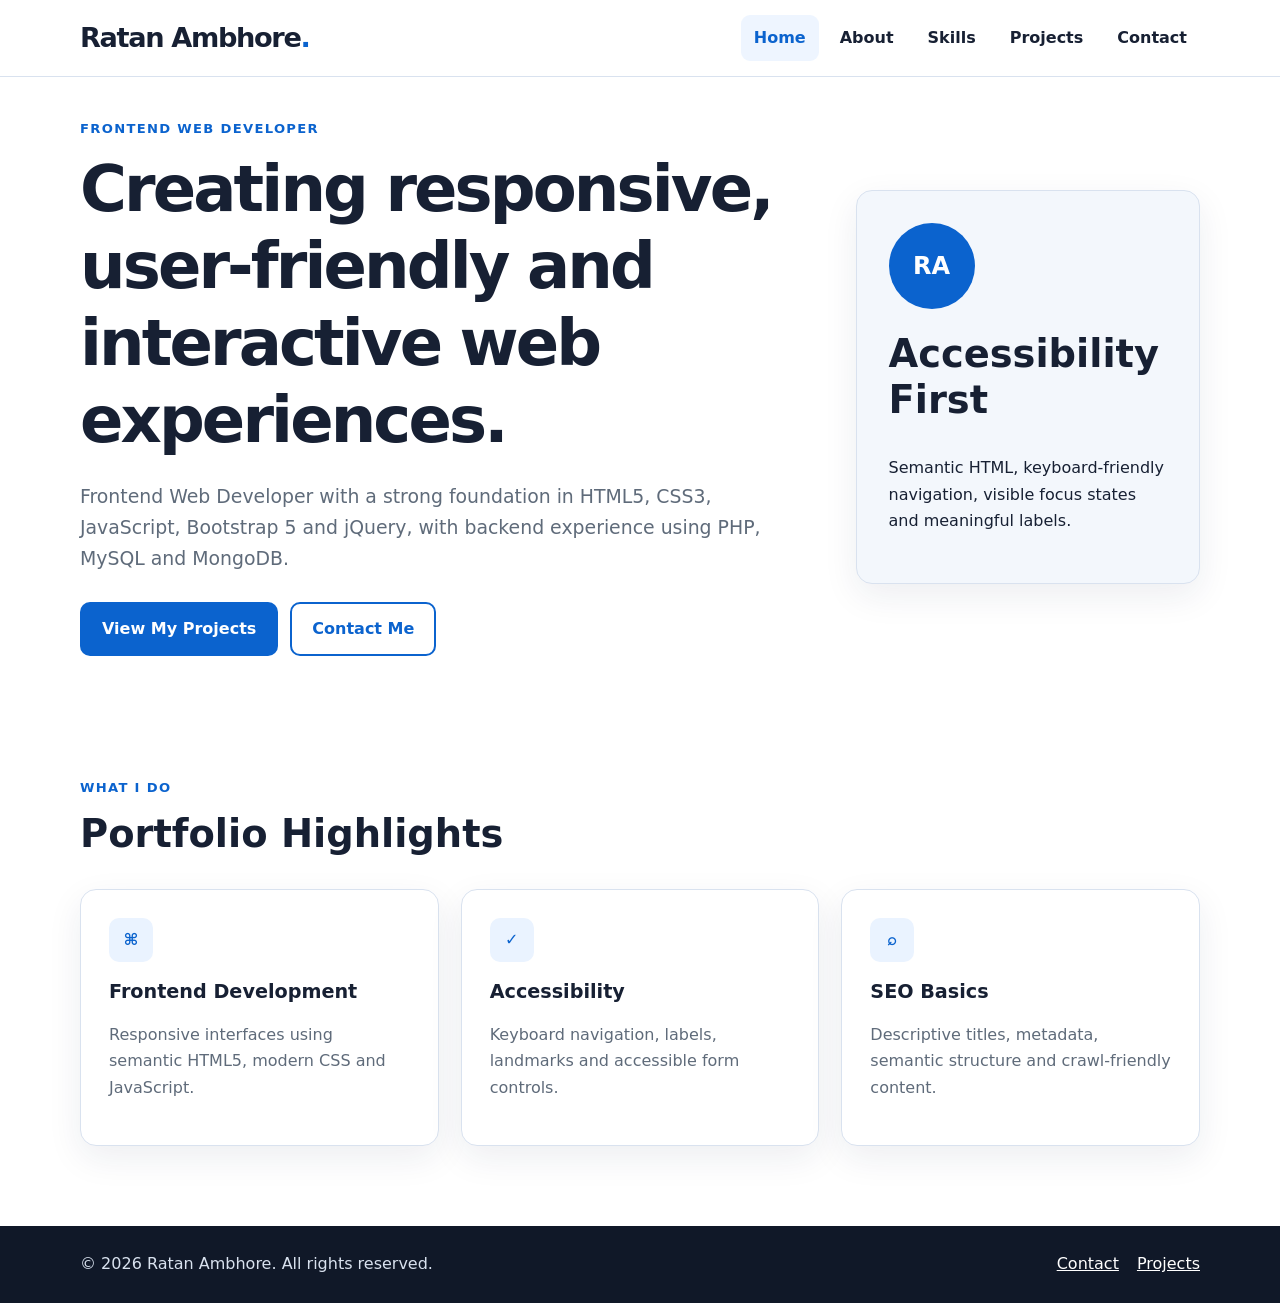
<file: index.html>
<!doctype html>
<html lang="en">
<head>
  <meta charset="utf-8">
  <meta name="viewport" content="width=device-width, initial-scale=1">
  <meta name="description" content="Personal portfolio of Ratan Ambhore, a fresher web developer focused on accessible and responsive web experiences.">
  <meta name="keywords" content="Ratan Ambhore, web developer, frontend developer, Java, HTML, CSS, JavaScript, MySQL">
  <meta name="author" content="Ratan Ambhore">
  <meta name="theme-color" content="#0b63ce">
  <meta property="og:title" content="Ratan Ambhore | Web Developer Portfolio">
  <meta property="og:description" content="Accessible and responsive personal portfolio website.">
  <meta property="og:type" content="website">
  <title>Ratan Ambhore | Home</title>
  <link rel="stylesheet" href="css/styles.css">
  <script src="js/script.js" defer></script>
</head>
<body>
  <a class="skip-link" href="#main-content">Skip to main content</a>

  <header class="site-header">
    <div class="container header-inner">
      <a class="logo" href="index.html" aria-label="Ratan Ambhore home">Ratan Ambhore<span>.</span></a>
      <button class="menu-toggle" type="button" aria-expanded="false" aria-controls="primary-navigation">
        <span class="sr-only">Toggle navigation</span>
        <span aria-hidden="true">☰</span>
      </button>
      <nav id="primary-navigation" class="site-nav" aria-label="Primary navigation">
        <ul>
          <li><a class="active" aria-current="page" href="index.html">Home</a></li>
          <li><a href="about.html">About</a></li>
          <li><a href="skills.html">Skills</a></li>
          <li><a href="projects.html">Projects</a></li>
          <li><a href="contact.html">Contact</a></li>
        </ul>
      </nav>
    </div>
  </header>

  <main id="main-content">
    <section class="hero container" aria-labelledby="hero-title">
      <div class="hero-content">
        <p class="eyebrow">FRONTEND WEB DEVELOPER</p>
        <h1 id="hero-title">Creating responsive, user-friendly and interactive web experiences.</h1>
        <p class="lead">Frontend Web Developer with a strong foundation in HTML5, CSS3, JavaScript, Bootstrap 5 and jQuery, with backend experience using PHP, MySQL and MongoDB.</p>
        <div class="button-row">
          <a class="button primary" href="projects.html">View My Projects</a>
          <a class="button secondary" href="contact.html">Contact Me</a>
        </div>
      </div>
      <aside class="hero-card" aria-label="Portfolio highlights">
        <div class="profile-mark" aria-hidden="true">RA</div>
        <h2>Accessibility First</h2>
        <p>Semantic HTML, keyboard-friendly navigation, visible focus states and meaningful labels.</p>
      </aside>
    </section>

    <section class="section container" aria-labelledby="highlights-title">
      <div class="section-heading">
        <p class="eyebrow">WHAT I DO</p>
        <h2 id="highlights-title">Portfolio Highlights</h2>
      </div>
      <div class="card-grid">
        <article class="card">
          <span class="icon" aria-hidden="true">⌘</span>
          <h3>Frontend Development</h3>
          <p>Responsive interfaces using semantic HTML5, modern CSS and JavaScript.</p>
        </article>
        <article class="card">
          <span class="icon" aria-hidden="true">✓</span>
          <h3>Accessibility</h3>
          <p>Keyboard navigation, labels, landmarks and accessible form controls.</p>
        </article>
        <article class="card">
          <span class="icon" aria-hidden="true">⌕</span>
          <h3>SEO Basics</h3>
          <p>Descriptive titles, metadata, semantic structure and crawl-friendly content.</p>
        </article>
      </div>
    </section>
  </main>

  <footer class="site-footer">
    <div class="container footer-inner">
      <p>&copy; <span data-year></span> Ratan Ambhore. All rights reserved.</p>
      <nav aria-label="Footer navigation">
        <a href="contact.html">Contact</a>
        <a href="projects.html">Projects</a>
      </nav>
    </div>
  </footer>
</body>
</html>
</file>
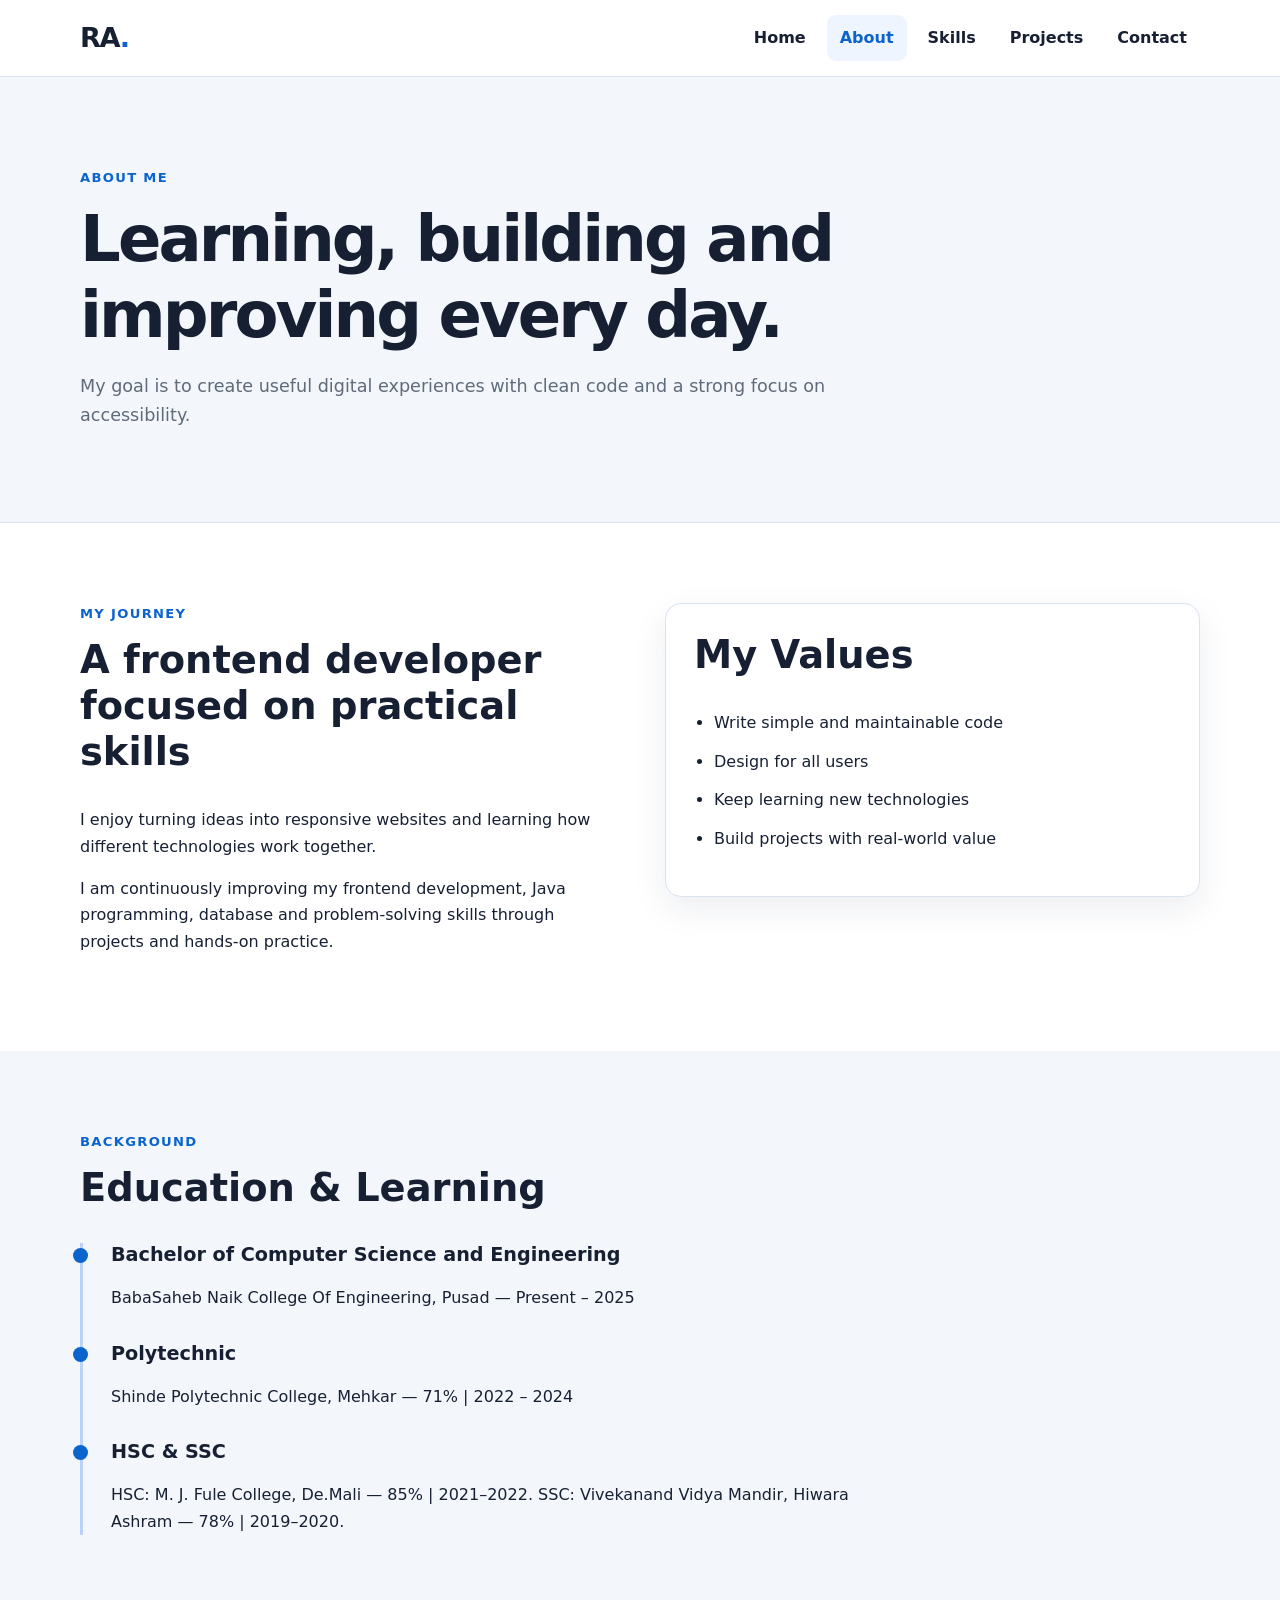
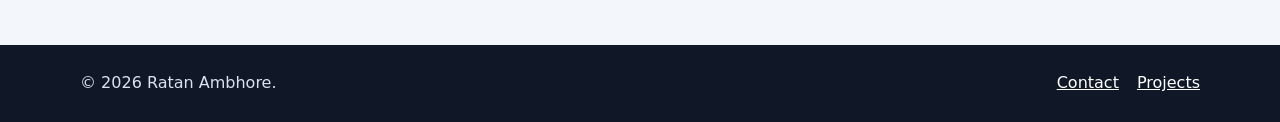
<file: about.html>
<!doctype html>
<html lang="en">
<head>
  <meta charset="utf-8">
  <meta name="viewport" content="width=device-width, initial-scale=1">
  <meta name="description" content="Learn more about Ratan Ambhore and his web development journey.">
  <meta name="author" content="Ratan Ambhore">
  <title>About | Ratan Ambhore</title>
  <link rel="stylesheet" href="css/styles.css">
  <script src="js/script.js" defer></script>
</head>
<body>
  <a class="skip-link" href="#main-content">Skip to main content</a>
  <header class="site-header">
    <div class="container header-inner">
      <a class="logo" href="index.html" aria-label="Ratan Ambhore home">RA<span>.</span></a>
      <button class="menu-toggle" type="button" aria-expanded="false" aria-controls="primary-navigation">
        <span class="sr-only">Toggle navigation</span><span aria-hidden="true">☰</span>
      </button>
      <nav id="primary-navigation" class="site-nav" aria-label="Primary navigation">
        <ul>
          <li><a href="index.html">Home</a></li>
          <li><a class="active" aria-current="page" href="about.html">About</a></li>
          <li><a href="skills.html">Skills</a></li>
          <li><a href="projects.html">Projects</a></li>
          <li><a href="contact.html">Contact</a></li>
        </ul>
      </nav>
    </div>
  </header>

  <main id="main-content">
    <section class="page-hero" aria-labelledby="page-title">
      <div class="container">
        <p class="eyebrow">ABOUT ME</p>
        <h1 id="page-title">Learning, building and improving every day.</h1>
        <p>My goal is to create useful digital experiences with clean code and a strong focus on accessibility.</p>
      </div>
    </section>

    <section class="section container two-column" aria-labelledby="journey-title">
      <article>
        <p class="eyebrow">MY JOURNEY</p>
        <h2 id="journey-title">A frontend developer focused on practical skills</h2>
        <p>I enjoy turning ideas into responsive websites and learning how different technologies work together.</p>
        <p>I am continuously improving my frontend development, Java programming, database and problem-solving skills through projects and hands-on practice.</p>
      </article>
      <aside class="card" aria-labelledby="values-title">
        <h2 id="values-title">My Values</h2>
        <ul class="check-list">
          <li>Write simple and maintainable code</li>
          <li>Design for all users</li>
          <li>Keep learning new technologies</li>
          <li>Build projects with real-world value</li>
        </ul>
      </aside>
    </section>

    <section class="section alt-bg" aria-labelledby="education-title">
      <div class="container">
        <div class="section-heading">
          <p class="eyebrow">BACKGROUND</p>
          <h2 id="education-title">Education &amp; Learning</h2>
        </div>
        <div class="timeline">
          <article class="timeline-item">
            <span class="timeline-dot" aria-hidden="true"></span>
            <h3>Bachelor of Computer Science and Engineering</h3><p>BabaSaheb Naik College Of Engineering, Pusad — Present – 2025</p>
          </article>
          <article class="timeline-item">
            <span class="timeline-dot" aria-hidden="true"></span>
            <h3>Polytechnic</h3><p>Shinde Polytechnic College, Mehkar — 71% | 2022 – 2024</p>
          </article>
          <article class="timeline-item">
            <span class="timeline-dot" aria-hidden="true"></span>
            <h3>HSC &amp; SSC</h3><p>HSC: M. J. Fule College, De.Mali — 85% | 2021–2022. SSC: Vivekanand Vidya Mandir, Hiwara Ashram — 78% | 2019–2020.</p>
          </article>
        </div>
      </div>
    </section>
  </main>

  <footer class="site-footer">
    <div class="container footer-inner">
      <p>&copy; <span data-year></span> Ratan Ambhore.</p>
      <nav aria-label="Footer navigation"><a href="contact.html">Contact</a><a href="projects.html">Projects</a></nav>
    </div>
  </footer>
</body>
</html>
</file>
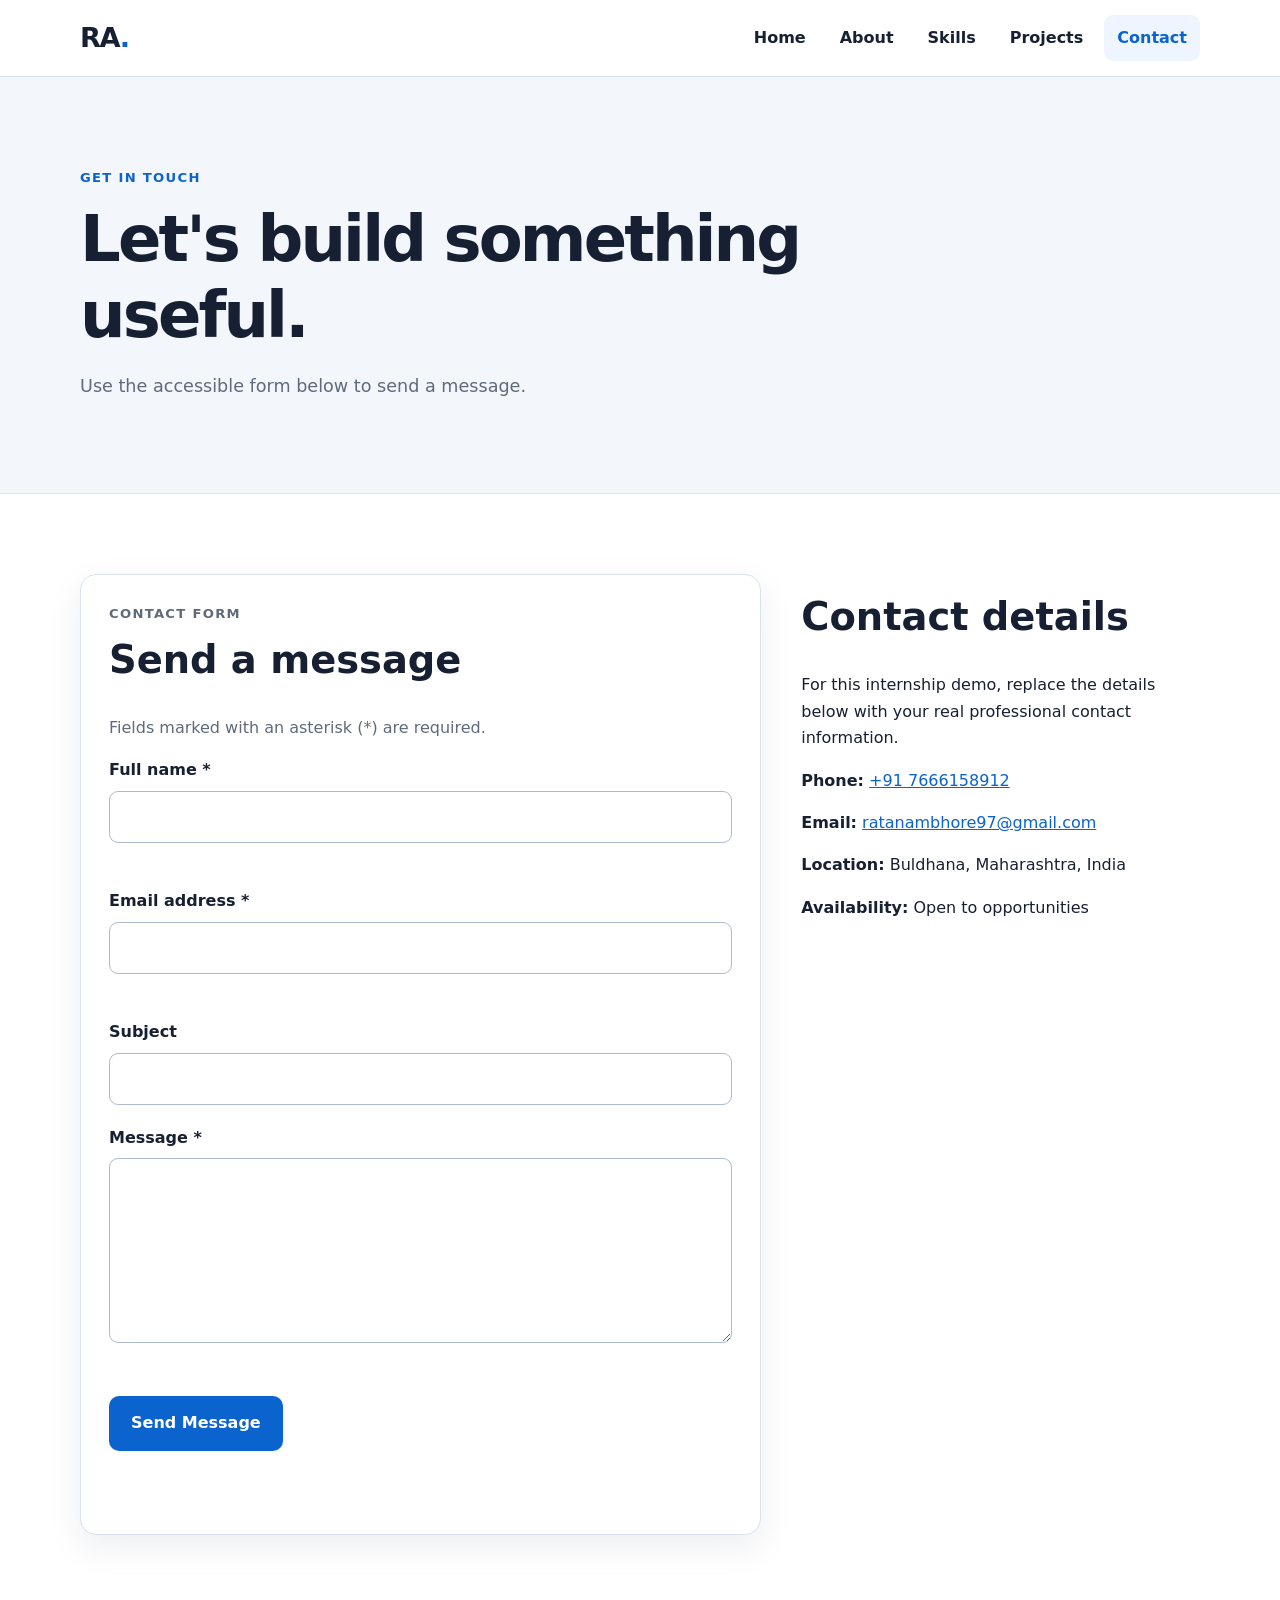
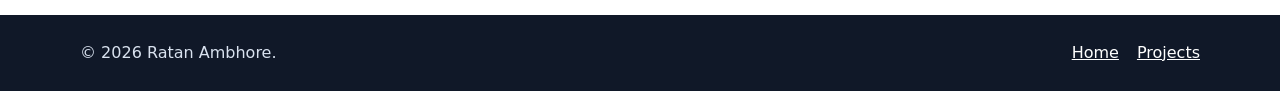
<file: contact.html>
<!doctype html>
<html lang="en">
<head>
  <meta charset="utf-8">
  <meta name="viewport" content="width=device-width, initial-scale=1">
  <meta name="description" content="Contact Ratan Ambhore for web development opportunities and collaboration.">
  <meta name="author" content="Ratan Ambhore">
  <title>Contact | Ratan Ambhore</title>
  <link rel="stylesheet" href="css/styles.css">
  <script src="js/script.js" defer></script>
</head>
<body>
  <a class="skip-link" href="#main-content">Skip to main content</a>
  <header class="site-header">
    <div class="container header-inner">
      <a class="logo" href="index.html" aria-label="Ratan Ambhore home">RA<span>.</span></a>
      <button class="menu-toggle" type="button" aria-expanded="false" aria-controls="primary-navigation"><span class="sr-only">Toggle navigation</span><span aria-hidden="true">☰</span></button>
      <nav id="primary-navigation" class="site-nav" aria-label="Primary navigation">
        <ul><li><a href="index.html">Home</a></li><li><a href="about.html">About</a></li><li><a href="skills.html">Skills</a></li><li><a href="projects.html">Projects</a></li><li><a class="active" aria-current="page" href="contact.html">Contact</a></li></ul>
      </nav>
    </div>
  </header>

  <main id="main-content">
    <section class="page-hero" aria-labelledby="page-title">
      <div class="container"><p class="eyebrow">GET IN TOUCH</p><h1 id="page-title">Let's build something useful.</h1><p>Use the accessible form below to send a message.</p></div>
    </section>

    <section class="section container contact-layout" aria-labelledby="form-title">
      <article class="card">
        <p class="eyebrow">CONTACT FORM</p>
        <h2 id="form-title">Send a message</h2>
        <p id="form-help">Fields marked with an asterisk (*) are required.</p>

        <form id="contact-form" novalidate aria-describedby="form-help">
          <div class="form-group">
            <label for="name">Full name <span aria-hidden="true">*</span></label>
            <input id="name" name="name" type="text" autocomplete="name" required aria-required="true" aria-describedby="name-error">
            <p class="error-message" id="name-error" role="alert"></p>
          </div>

          <div class="form-group">
            <label for="email">Email address <span aria-hidden="true">*</span></label>
            <input id="email" name="email" type="email" autocomplete="email" required aria-required="true" aria-describedby="email-error">
            <p class="error-message" id="email-error" role="alert"></p>
          </div>

          <div class="form-group">
            <label for="subject">Subject</label>
            <input id="subject" name="subject" type="text" autocomplete="off">
          </div>

          <div class="form-group">
            <label for="message">Message <span aria-hidden="true">*</span></label>
            <textarea id="message" name="message" rows="6" required aria-required="true" aria-describedby="message-error"></textarea>
            <p class="error-message" id="message-error" role="alert"></p>
          </div>

          <button class="button primary" type="submit">Send Message</button>
          <p id="form-status" class="form-status" role="status" aria-live="polite"></p>
        </form>
      </article>

      <aside class="contact-info" aria-labelledby="details-title">
        <h2 id="details-title">Contact details</h2>
        <p>For this internship demo, replace the details below with your real professional contact information.</p>
        <address>
          <p><strong>Phone:</strong> <a href="tel:+917666158912">+91 7666158912</a></p>
          <p><strong>Email:</strong> <a href="mailto:ratanambhore97@gmail.com">ratanambhore97@gmail.com</a></p>
          <p><strong>Location:</strong> Buldhana, Maharashtra, India</p>
          <p><strong>Availability:</strong> Open to opportunities</p>
        </address>
      </aside>
    </section>
  </main>

  <footer class="site-footer"><div class="container footer-inner"><p>&copy; <span data-year></span> Ratan Ambhore.</p><nav aria-label="Footer navigation"><a href="index.html">Home</a><a href="projects.html">Projects</a></nav></div></footer>
</body>
</html>
</file>
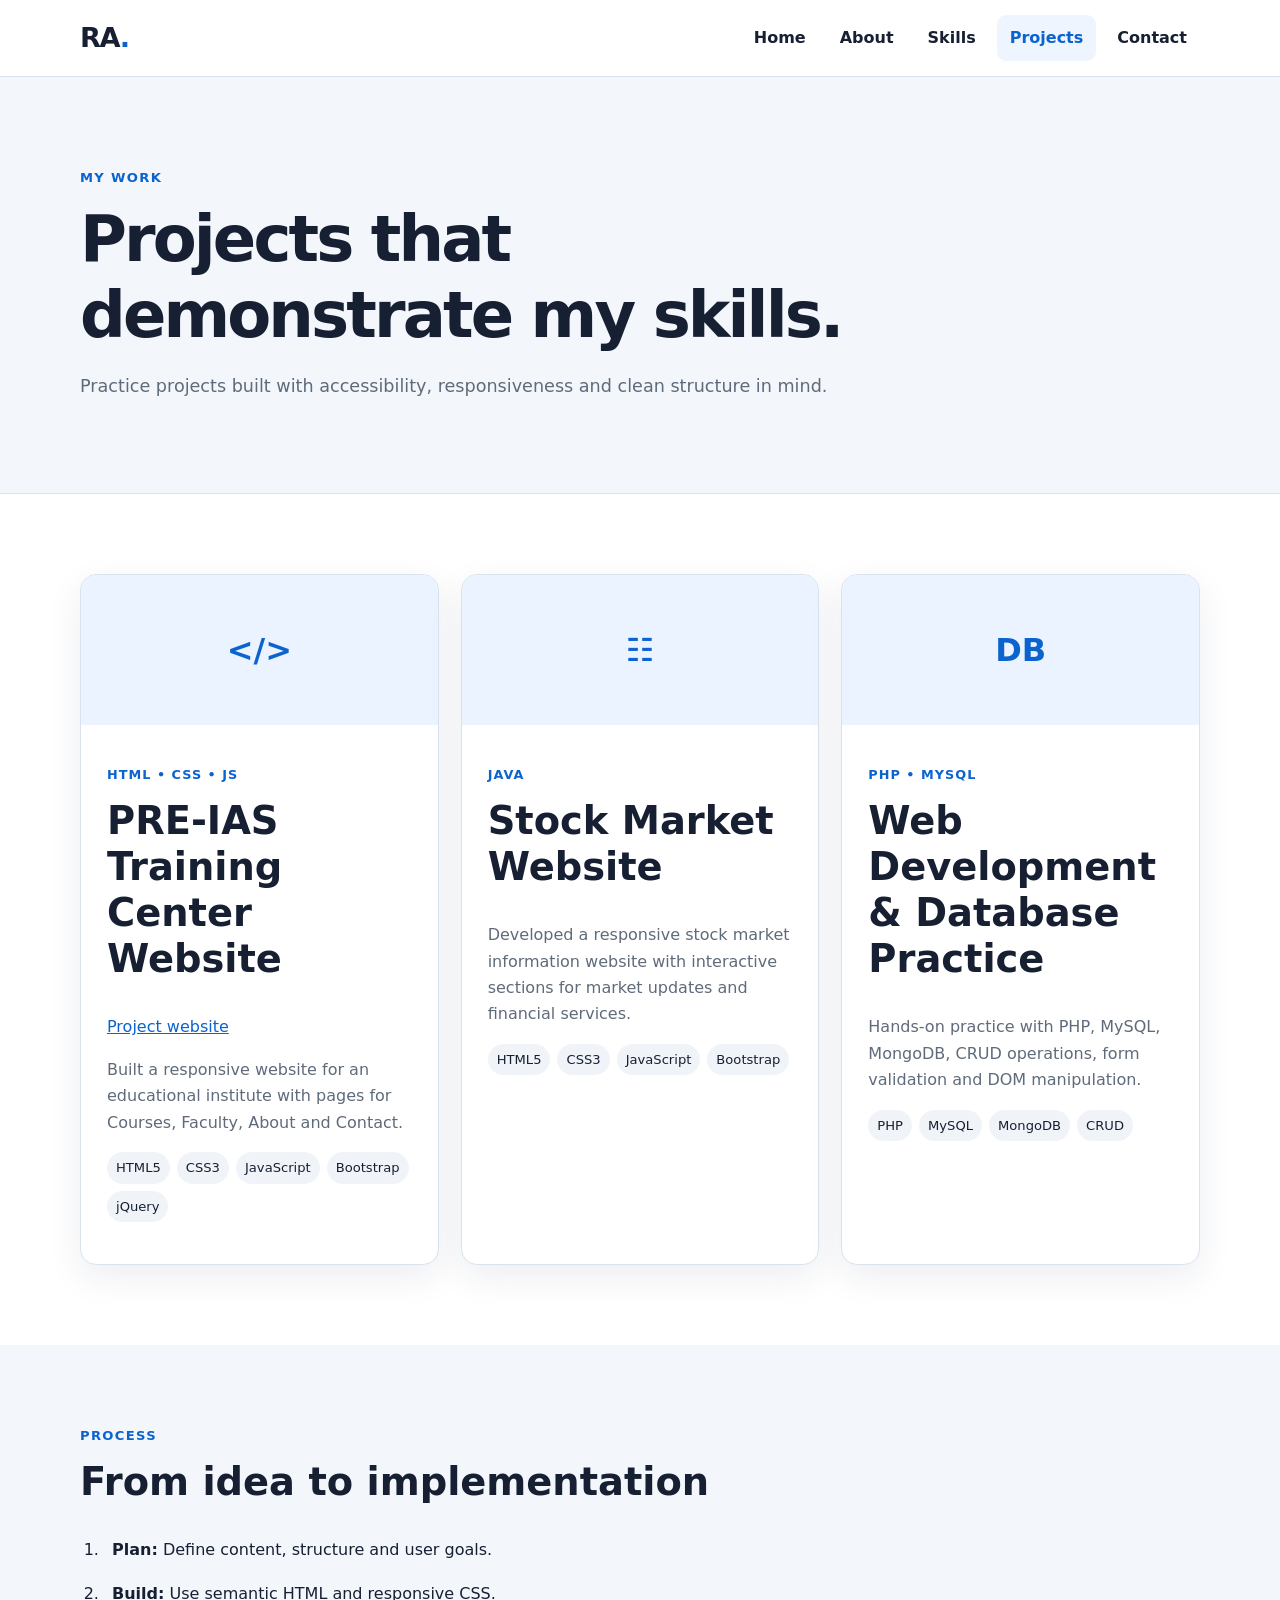
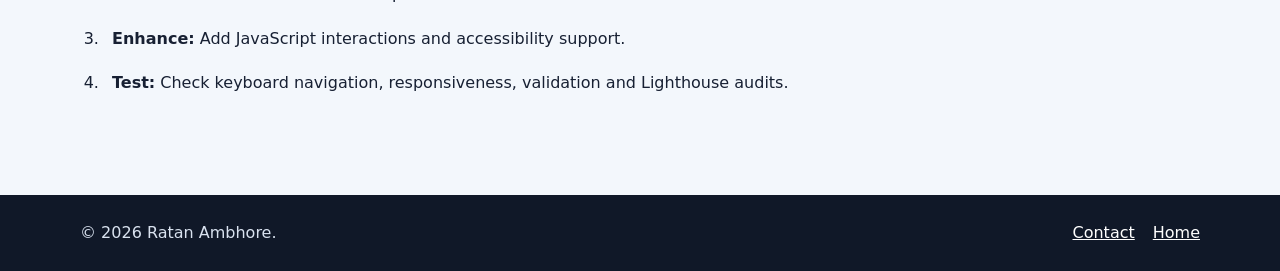
<file: projects.html>
<!doctype html>
<html lang="en">
<head>
  <meta charset="utf-8">
  <meta name="viewport" content="width=device-width, initial-scale=1">
  <meta name="description" content="Selected web development projects by Ratan Ambhore.">
  <meta name="author" content="Ratan Ambhore">
  <title>Projects | Ratan Ambhore</title>
  <link rel="stylesheet" href="css/styles.css">
  <script src="js/script.js" defer></script>
</head>
<body>
  <a class="skip-link" href="#main-content">Skip to main content</a>
  <header class="site-header">
    <div class="container header-inner">
      <a class="logo" href="index.html" aria-label="Ratan Ambhore home">RA<span>.</span></a>
      <button class="menu-toggle" type="button" aria-expanded="false" aria-controls="primary-navigation"><span class="sr-only">Toggle navigation</span><span aria-hidden="true">☰</span></button>
      <nav id="primary-navigation" class="site-nav" aria-label="Primary navigation">
        <ul><li><a href="index.html">Home</a></li><li><a href="about.html">About</a></li><li><a href="skills.html">Skills</a></li><li><a class="active" aria-current="page" href="projects.html">Projects</a></li><li><a href="contact.html">Contact</a></li></ul>
      </nav>
    </div>
  </header>

  <main id="main-content">
    <section class="page-hero" aria-labelledby="page-title">
      <div class="container"><p class="eyebrow">MY WORK</p><h1 id="page-title">Projects that demonstrate my skills.</h1><p>Practice projects built with accessibility, responsiveness and clean structure in mind.</p></div>
    </section>

    <section class="section container" aria-labelledby="projects-title">
      <div class="project-grid">
        <article class="project-card">
          <div class="project-icon" aria-hidden="true">&lt;/&gt;</div>
          <div class="project-content">
            <p class="tag">HTML • CSS • JS</p>
            <h2 id="projects-title">PRE-IAS Training Center Website</h2><p><a href="https://www.gpiasamt.org" target="_blank" rel="noopener noreferrer">Project website</a></p>
            <p>Built a responsive website for an educational institute with pages for Courses, Faculty, About and Contact.</p>
            <ul class="tag-list" aria-label="Technologies used"><li>HTML5</li><li>CSS3</li><li>JavaScript</li><li>Bootstrap</li><li>jQuery</li></ul>
          </div>
        </article>
        <article class="project-card">
          <div class="project-icon" aria-hidden="true">☷</div>
          <div class="project-content">
            <p class="tag">JAVA</p>
            <h2>Stock Market Website</h2>
            <p>Developed a responsive stock market information website with interactive sections for market updates and financial services.</p>
            <ul class="tag-list" aria-label="Technologies used"><li>HTML5</li><li>CSS3</li><li>JavaScript</li><li>Bootstrap</li></ul>
          </div>
        </article>
        <article class="project-card">
          <div class="project-icon" aria-hidden="true">DB</div>
          <div class="project-content">
            <p class="tag">PHP • MYSQL</p>
            <h2>Web Development &amp; Database Practice</h2>
            <p>Hands-on practice with PHP, MySQL, MongoDB, CRUD operations, form validation and DOM manipulation.</p>
            <ul class="tag-list" aria-label="Technologies used"><li>PHP</li><li>MySQL</li><li>MongoDB</li><li>CRUD</li></ul>
          </div>
        </article>
      </div>
    </section>

    <section class="section alt-bg" aria-labelledby="process-title">
      <div class="container">
        <div class="section-heading"><p class="eyebrow">PROCESS</p><h2 id="process-title">From idea to implementation</h2></div>
        <ol class="process-list">
          <li><strong>Plan:</strong> Define content, structure and user goals.</li>
          <li><strong>Build:</strong> Use semantic HTML and responsive CSS.</li>
          <li><strong>Enhance:</strong> Add JavaScript interactions and accessibility support.</li>
          <li><strong>Test:</strong> Check keyboard navigation, responsiveness, validation and Lighthouse audits.</li>
        </ol>
      </div>
    </section>
  </main>

  <footer class="site-footer"><div class="container footer-inner"><p>&copy; <span data-year></span> Ratan Ambhore.</p><nav aria-label="Footer navigation"><a href="contact.html">Contact</a><a href="index.html">Home</a></nav></div></footer>
</body>
</html>
</file>
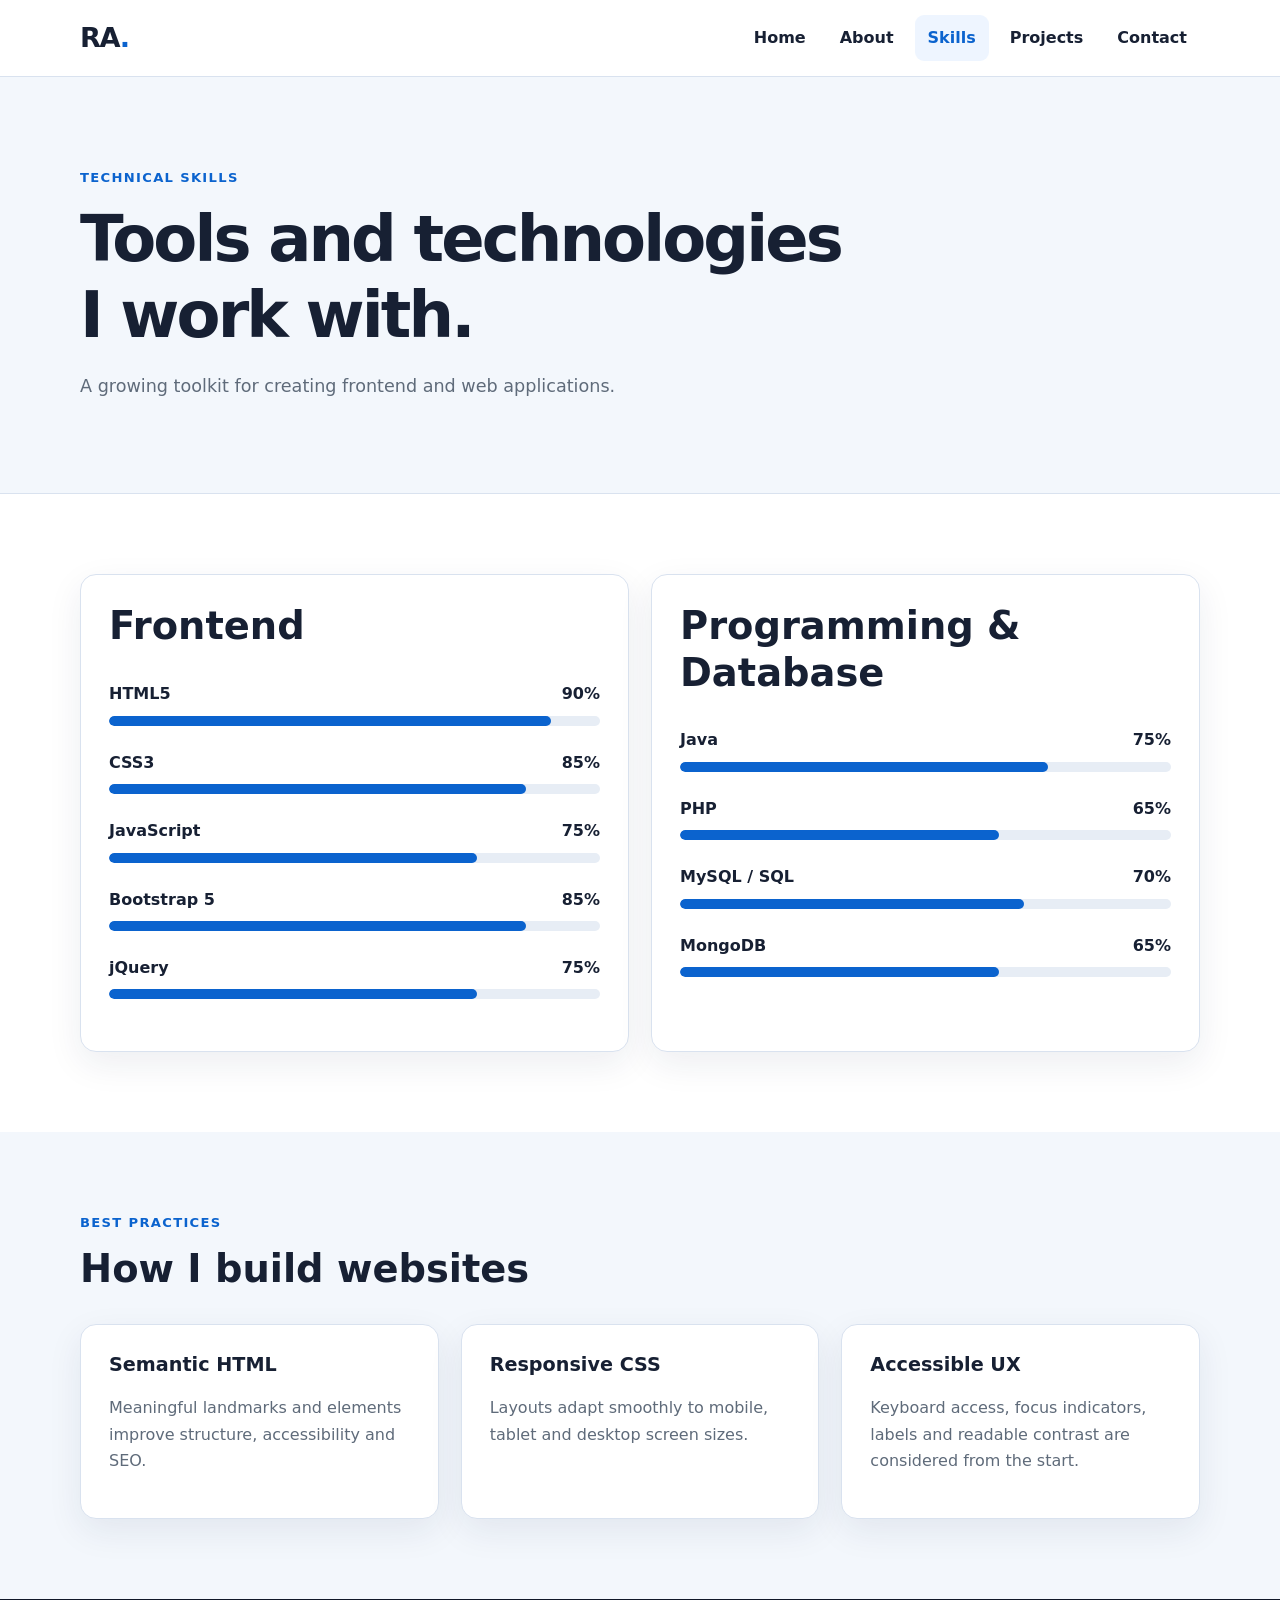
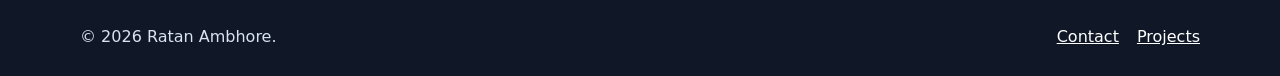
<file: skills.html>
<!doctype html>
<html lang="en">
<head>
  <meta charset="utf-8">
  <meta name="viewport" content="width=device-width, initial-scale=1">
  <meta name="description" content="Technical skills of Ratan Ambhore including HTML5, CSS3, JavaScript, Bootstrap 5, jQuery, Java, PHP, MySQL and MongoDB.">
  <meta name="author" content="Ratan Ambhore">
  <title>Skills | Ratan Ambhore</title>
  <link rel="stylesheet" href="css/styles.css">
  <script src="js/script.js" defer></script>
</head>
<body>
  <a class="skip-link" href="#main-content">Skip to main content</a>
  <header class="site-header">
    <div class="container header-inner">
      <a class="logo" href="index.html" aria-label="Ratan Ambhore home">RA<span>.</span></a>
      <button class="menu-toggle" type="button" aria-expanded="false" aria-controls="primary-navigation">
        <span class="sr-only">Toggle navigation</span><span aria-hidden="true">☰</span>
      </button>
      <nav id="primary-navigation" class="site-nav" aria-label="Primary navigation">
        <ul>
          <li><a href="index.html">Home</a></li><li><a href="about.html">About</a></li>
          <li><a class="active" aria-current="page" href="skills.html">Skills</a></li>
          <li><a href="projects.html">Projects</a></li><li><a href="contact.html">Contact</a></li>
        </ul>
      </nav>
    </div>
  </header>

  <main id="main-content">
    <section class="page-hero" aria-labelledby="page-title">
      <div class="container">
        <p class="eyebrow">TECHNICAL SKILLS</p>
        <h1 id="page-title">Tools and technologies I work with.</h1>
        <p>A growing toolkit for creating frontend and web applications.</p>
      </div>
    </section>

    <section class="section container" aria-labelledby="skills-title">
      <div class="skills-grid">
        <article class="skill-card">
          <h2 id="skills-title">Frontend</h2>
          <div class="skill"><div class="skill-label"><span>HTML5</span><span>90%</span></div><div class="progress" role="progressbar" aria-label="HTML5 skill level" aria-valuenow="90" aria-valuemin="0" aria-valuemax="100"><span style="width:90%"></span></div></div>
          <div class="skill"><div class="skill-label"><span>CSS3</span><span>85%</span></div><div class="progress" role="progressbar" aria-label="CSS3 skill level" aria-valuenow="85" aria-valuemin="0" aria-valuemax="100"><span style="width:85%"></span></div></div>
          <div class="skill"><div class="skill-label"><span>JavaScript</span><span>75%</span></div><div class="progress" role="progressbar" aria-label="JavaScript skill level" aria-valuenow="75" aria-valuemin="0" aria-valuemax="100"><span style="width:75%"></span></div></div>
        <div class="skill"><div class="skill-label"><span>Bootstrap 5</span><span>85%</span></div><div class="progress" role="progressbar" aria-label="Bootstrap 5 skill level" aria-valuenow="85" aria-valuemin="0" aria-valuemax="100"><span style="width:85%"></span></div></div>
          <div class="skill"><div class="skill-label"><span>jQuery</span><span>75%</span></div><div class="progress" role="progressbar" aria-label="jQuery skill level" aria-valuenow="75" aria-valuemin="0" aria-valuemax="100"><span style="width:75%"></span></div></div>
        </article>
        <article class="skill-card">
          <h2>Programming &amp; Database</h2>
          <div class="skill"><div class="skill-label"><span>Java</span><span>75%</span></div><div class="progress" role="progressbar" aria-label="Java skill level" aria-valuenow="75" aria-valuemin="0" aria-valuemax="100"><span style="width:75%"></span></div></div>
          <div class="skill"><div class="skill-label"><span>PHP</span><span>65%</span></div><div class="progress" role="progressbar" aria-label="PHP skill level" aria-valuenow="65" aria-valuemin="0" aria-valuemax="100"><span style="width:65%"></span></div></div>
          <div class="skill"><div class="skill-label"><span>MySQL / SQL</span><span>70%</span></div><div class="progress" role="progressbar" aria-label="MySQL and SQL skill level" aria-valuenow="70" aria-valuemin="0" aria-valuemax="100"><span style="width:70%"></span></div></div>
        <div class="skill"><div class="skill-label"><span>MongoDB</span><span>65%</span></div><div class="progress" role="progressbar" aria-label="MongoDB skill level" aria-valuenow="65" aria-valuemin="0" aria-valuemax="100"><span style="width:65%"></span></div></div>
        </article>
      </div>
    </section>

    <section class="section alt-bg" aria-labelledby="practices-title">
      <div class="container">
        <div class="section-heading"><p class="eyebrow">BEST PRACTICES</p><h2 id="practices-title">How I build websites</h2></div>
        <div class="card-grid">
          <article class="card"><h3>Semantic HTML</h3><p>Meaningful landmarks and elements improve structure, accessibility and SEO.</p></article>
          <article class="card"><h3>Responsive CSS</h3><p>Layouts adapt smoothly to mobile, tablet and desktop screen sizes.</p></article>
          <article class="card"><h3>Accessible UX</h3><p>Keyboard access, focus indicators, labels and readable contrast are considered from the start.</p></article>
        </div>
      </div>
    </section>
  </main>

  <footer class="site-footer"><div class="container footer-inner"><p>&copy; <span data-year></span> Ratan Ambhore.</p><nav aria-label="Footer navigation"><a href="contact.html">Contact</a><a href="projects.html">Projects</a></nav></div></footer>
</body>
</html>
</file>
<file: css/styles.css>
/* Tiranex Task 1 - HTML5 Semantic Structure & Accessibility */
:root {
  --primary: #0b63ce;
  --primary-dark: #084b9b;
  --text: #172033;
  --muted: #5f6b7a;
  --surface: #ffffff;
  --soft: #f3f7fc;
  --border: #d9e2ef;
  --success: #087f5b;
  --danger: #b42318;
  --shadow: 0 12px 35px rgba(22, 42, 74, .08);
  --radius: 16px;
  --max: 1120px;
}

* { box-sizing: border-box; }
html { scroll-behavior: smooth; }
body {
  margin: 0;
  font-family: system-ui, -apple-system, BlinkMacSystemFont, "Segoe UI", sans-serif;
  color: var(--text);
  background: var(--surface);
  line-height: 1.65;
}
a { color: var(--primary); }
a:hover { color: var(--primary-dark); }
img { max-width: 100%; height: auto; }
button, input, textarea { font: inherit; }
button { cursor: pointer; }

:focus-visible {
  outline: 3px solid #ffb703;
  outline-offset: 3px;
}

.sr-only {
  position: absolute; width: 1px; height: 1px; padding: 0; margin: -1px;
  overflow: hidden; clip: rect(0,0,0,0); white-space: nowrap; border: 0;
}
.skip-link {
  position: fixed; left: 12px; top: -60px; z-index: 999;
  padding: 10px 14px; background: #111827; color: white; border-radius: 8px;
}
.skip-link:focus { top: 12px; }

.container { width: min(calc(100% - 40px), var(--max)); margin-inline: auto; }

.site-header {
  position: sticky; top: 0; z-index: 100;
  background: rgba(255,255,255,.97);
  border-bottom: 1px solid var(--border);
  backdrop-filter: blur(8px);
}
.header-inner { min-height: 76px; display: flex; align-items: center; justify-content: space-between; gap: 24px; }
.logo { font-size: 1.7rem; font-weight: 900; text-decoration: none; letter-spacing: -.05em; color: var(--text); }
.logo span { color: var(--primary); }
.site-nav ul { display: flex; gap: 8px; padding: 0; margin: 0; list-style: none; }
.site-nav a { display: block; padding: 10px 13px; border-radius: 9px; text-decoration: none; font-weight: 650; color: var(--text); }
.site-nav a:hover, .site-nav a.active { color: var(--primary); background: #eef5ff; }
.menu-toggle { display: none; border: 1px solid var(--border); background: white; border-radius: 10px; padding: 9px 12px; }

.hero { min-height: 620px; display: grid; grid-template-columns: 1.35fr .65fr; align-items: center; gap: 60px; }
.eyebrow { color: var(--primary); font-weight: 800; letter-spacing: .1em; font-size: .82rem; margin: 0 0 12px; }
h1, h2, h3 { line-height: 1.2; margin-top: 0; }
h1 { font-size: clamp(2.3rem, 5vw, 4.4rem); letter-spacing: -.045em; margin-bottom: 22px; }
h2 { font-size: clamp(1.7rem, 3vw, 2.4rem); }
h3 { font-size: 1.2rem; }
.lead { font-size: 1.18rem; color: var(--muted); max-width: 700px; }
.button-row { display: flex; flex-wrap: wrap; gap: 12px; margin-top: 28px; }
.button { display: inline-block; border-radius: 10px; padding: 12px 20px; font-weight: 750; text-decoration: none; border: 2px solid transparent; }
.button.primary { background: var(--primary); color: white; }
.button.primary:hover { background: var(--primary-dark); color: white; }
.button.secondary { background: white; border-color: var(--primary); color: var(--primary); }

.hero-card { padding: 32px; background: var(--soft); border: 1px solid var(--border); border-radius: var(--radius); box-shadow: var(--shadow); }
.profile-mark { width: 86px; height: 86px; display: grid; place-items: center; border-radius: 50%; background: var(--primary); color: white; font-size: 1.5rem; font-weight: 900; margin-bottom: 22px; }

.section { padding-block: 80px; }
.alt-bg { background: var(--soft); }
.section-heading { margin-bottom: 32px; }
.card-grid, .project-grid, .skills-grid { display: grid; grid-template-columns: repeat(3, 1fr); gap: 22px; }
.card, .skill-card, .project-card {
  background: var(--surface); border: 1px solid var(--border); border-radius: var(--radius);
  padding: 28px; box-shadow: var(--shadow);
}
.card p, .project-card p, .skill-card p { color: var(--muted); }
.icon { display: inline-grid; place-items: center; width: 44px; height: 44px; border-radius: 10px; background: #eaf3ff; color: var(--primary); font-weight: 900; margin-bottom: 18px; }

.page-hero { padding: 90px 0 75px; background: var(--soft); border-bottom: 1px solid var(--border); }
.page-hero h1 { max-width: 800px; margin-bottom: 14px; }
.page-hero p:last-child { color: var(--muted); font-size: 1.1rem; max-width: 760px; }

.two-column { display: grid; grid-template-columns: 1fr 1fr; gap: 50px; align-items: start; }
.check-list { padding-left: 20px; }
.check-list li { margin: 12px 0; }
.timeline { max-width: 800px; border-left: 3px solid #b9d2f5; padding-left: 28px; }
.timeline-item { position: relative; margin-bottom: 30px; }
.timeline-dot { position: absolute; left: -38px; top: 5px; width: 15px; height: 15px; border-radius: 50%; background: var(--primary); }

.skills-grid { grid-template-columns: 1fr 1fr; }
.skill { margin: 24px 0; }
.skill-label { display: flex; justify-content: space-between; font-weight: 700; margin-bottom: 8px; }
.progress { height: 10px; background: #e7edf5; border-radius: 99px; overflow: hidden; }
.progress span { display: block; height: 100%; background: var(--primary); border-radius: inherit; }

.project-grid { grid-template-columns: repeat(3, 1fr); }
.project-card { padding: 0; overflow: hidden; }
.project-icon { height: 150px; display: grid; place-items: center; background: #eaf3ff; color: var(--primary); font-size: 2rem; font-weight: 900; }
.project-content { padding: 26px; }
.tag { font-size: .8rem; font-weight: 800; letter-spacing: .08em; color: var(--primary) !important; }
.tag-list { display: flex; flex-wrap: wrap; gap: 7px; padding: 0; list-style: none; }
.tag-list li { padding: 5px 9px; border-radius: 99px; background: #f0f4f9; font-size: .82rem; }
.process-list { max-width: 760px; padding-left: 24px; }
.process-list li { margin: 18px 0; padding-left: 8px; }

.contact-layout { display: grid; grid-template-columns: 1.25fr .75fr; gap: 30px; align-items: start; }
.contact-info { padding: 20px 10px; }
address { font-style: normal; }
.form-group { margin-bottom: 20px; }
label { display: block; font-weight: 750; margin-bottom: 7px; }
input, textarea {
  width: 100%; border: 1px solid #aebbd0; border-radius: 9px; padding: 12px 14px;
  background: white; color: var(--text);
}
textarea { resize: vertical; min-height: 150px; }
input:focus, textarea:focus { border-color: var(--primary); }
.error-message { min-height: 1.4em; color: var(--danger); font-size: .9rem; margin: 5px 0 0; }
.form-status { min-height: 1.5em; margin-top: 15px; color: var(--success); font-weight: 700; }

.site-footer { background: #101828; color: #d9e2ef; padding: 25px 0; }
.footer-inner { display: flex; align-items: center; justify-content: space-between; gap: 20px; }
.footer-inner p { margin: 0; }
.footer-inner nav { display: flex; gap: 18px; }
.footer-inner a { color: white; }

@media (max-width: 850px) {
  .menu-toggle { display: block; }
  .site-nav { display: none; width: 100%; }
  .site-nav.open { display: block; }
  .header-inner { flex-wrap: wrap; padding-block: 12px; }
  .site-nav ul { flex-direction: column; padding-bottom: 8px; }
  .site-nav a { padding: 11px; }
  .hero, .two-column, .contact-layout { grid-template-columns: 1fr; }
  .hero { padding-block: 65px; min-height: auto; }
  .card-grid, .project-grid, .skills-grid { grid-template-columns: 1fr; }
}

@media (prefers-reduced-motion: reduce) {
  html { scroll-behavior: auto; }
  *, *::before, *::after { animation-duration: .01ms !important; transition-duration: .01ms !important; }
}

@media (max-width: 500px) {
  .container { width: min(calc(100% - 28px), var(--max)); }
  h1 { font-size: 2.3rem; }
  .section { padding-block: 55px; }
  .footer-inner { flex-direction: column; align-items: flex-start; }
}
</file>
